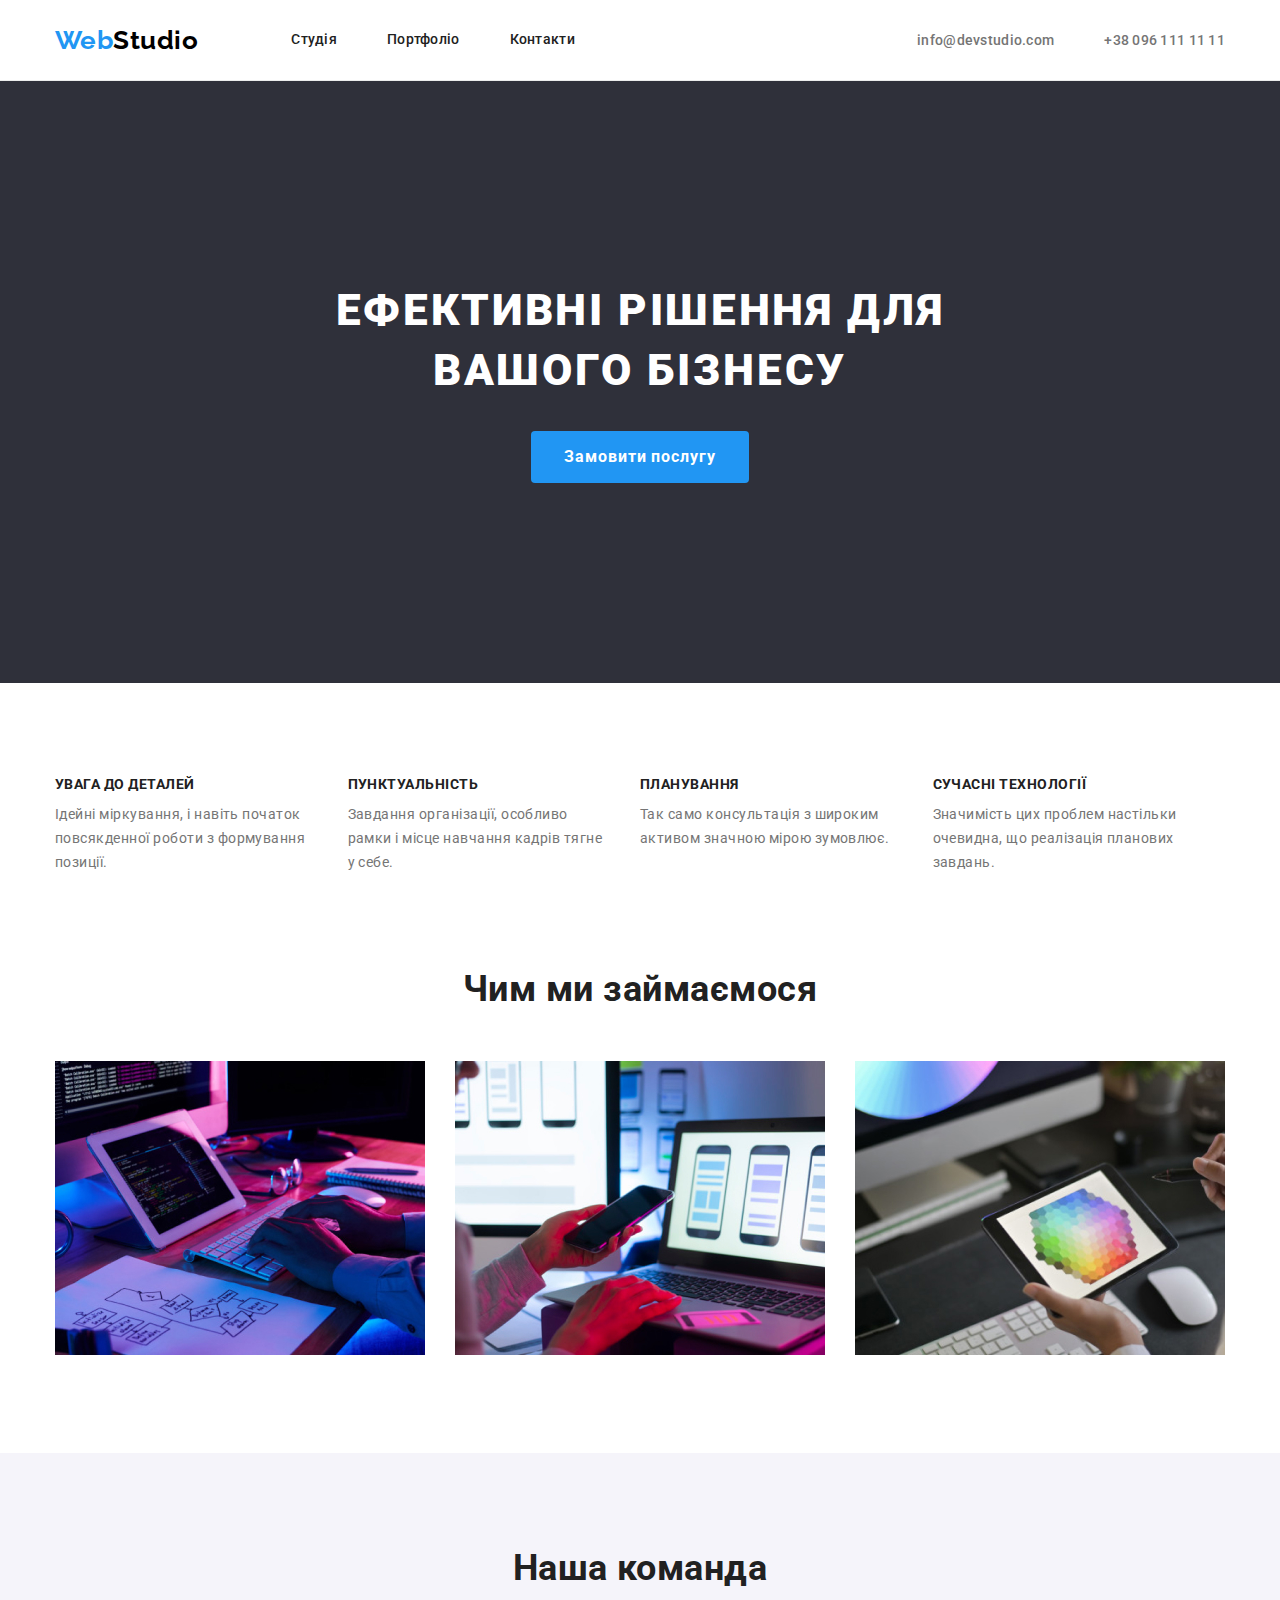
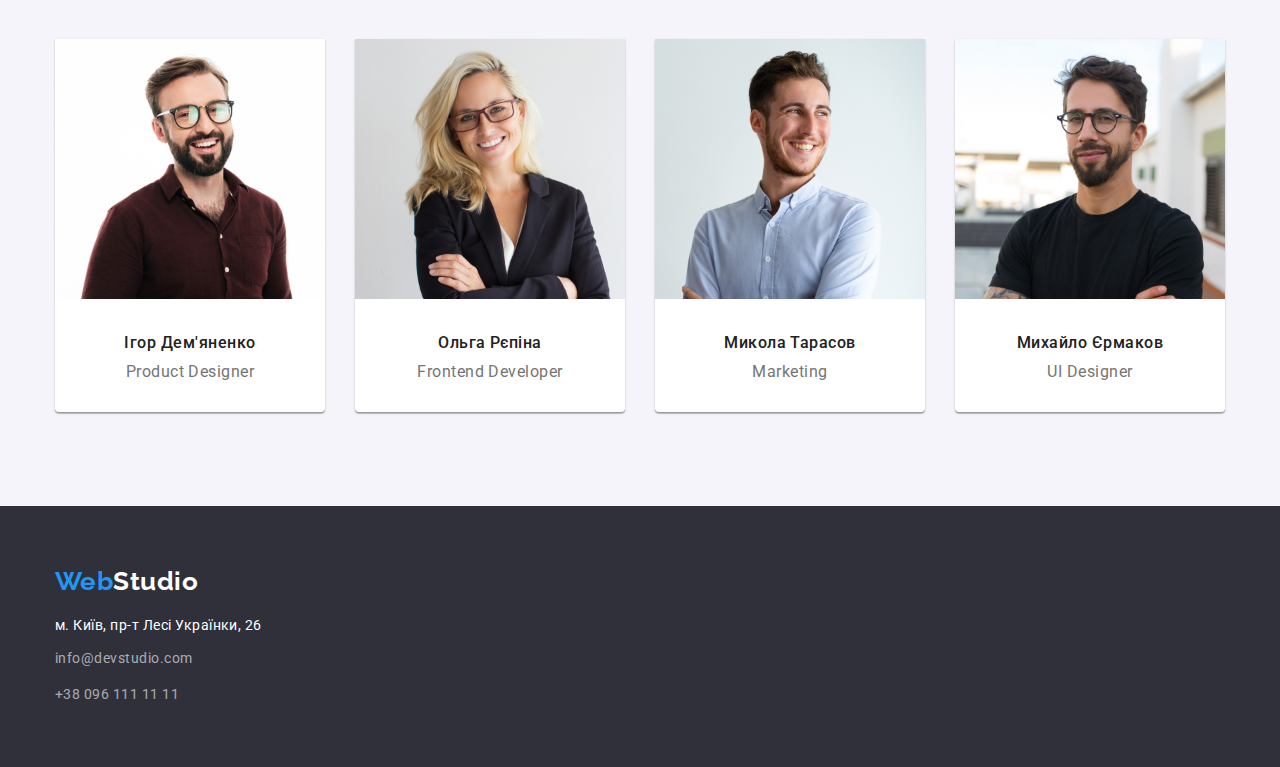
<file: index.html>
<!DOCTYPE html>
<html lang="en">
<head>
    <meta charset="UTF-8">
    <meta http-equiv="X-UA-Compatible" content="IE=edge">
    <meta name="viewport" content="width=device-width, initial-scale=1.0">
    <title>Studio</title>
    <link rel="preconnect" href="https://fonts.googleapis.com" />
    <link rel="preconnect" href="https://fonts.gstatic.com" crossorigin />
    <link href="https://fonts.googleapis.com/css2?family=Raleway:wght@700&family=Roboto:wght@400;500;700;900&display=swap"
        rel="stylesheet" />
    <link rel="stylesheet" href="https://cdnjs.cloudflare.com/ajax/libs/modern-normalize/1.1.0/modern-normalize.min.css" />
    <link rel="stylesheet" href="./css/styles.css" />
<body>
    <!--Шапка.-->
    <header class="header">
        <div class="container nav-flex">
            <nav class="header-nav">
                <a class="logo link" href="./index.html">Web<span class="logo-black">Studio</span></a>
                <ul class="header-nav-list list">
                    <li class="header-nav-item"><a class="header-nav-link link current" href="/index.html">Студія</a></li>
                    <li class="header-nav-item"><a class="header-nav-link link current" href="./portfolio.html">Портфоліо</a></li>
                    <li class="header-nav-item"><a class="header-nav-link link current" href="#">Контакти</a></li>
                </ul>
            </nav>
                <ul class="header-contact-list list">
                    <li class="header-contact-item"><a class="header-contact-link link" href="mailto:info@devstudio.com">info@devstudio.com</a></li>
                    <li class="header-contact-item"><a class="header-contact-link link" href="tel:+380961111111">+38 096 111 11 11</a></li>
                </ul>
        </div>
    </header>
        <!-- Основний контент -->
    <main>
        <!-- Ефект -->
        <section class="effect">
            <div class="container">
                <h1 class="effect-title">Ефективні рішення для вашого бізнесу</h1>
                <button class="effect-btn" type="button">Замовити послугу</button>
            </div>
        </section>
        <!-- Наші переваги -->
        <section class="features-section">
            <div class="container">
                <h2 class="" hidden>Наші переваги</h2>
                <ul class="features-list list">
                    <li class='features-item'>
                        <h3 class="features-title">УВАГА ДО ДЕТАЛЕЙ</h3>
                        <p class="features-text">Ідейні міркування, і навіть початок повсякденної роботи з формування позиції.</p>
                    </li>
                    <li class='features-item'>
                        <h3 class="features-title">ПУНКТУАЛЬНІСТЬ</h3>
                        <p class="features-text">Завдання організації, особливо рамки і місце навчання кадрів тягне у себе.</p>
                    </li>
                    <li class='features-item'>
                        <h3 class="features-title">ПЛАНУВАННЯ</h3>
                        <p class="features-text">Так само консультація з широким активом значною мірою зумовлює.</p>
                    </li>
                    <li class='features-item'>
                        <h3 class="features-title">СУЧАСНІ ТЕХНОЛОГІЇ</h3>
                        <p class="features-text">Значимість цих проблем настільки очевидна, що реалізація планових завдань.</p>
                    </li>
                </ul>
            </div>
        </section>
        <!-- Чим ми займаємось -->
        <section class="work-section">
            <div class="container">
                <h2 class="section-title">Чим ми займаємося</h2>
                <ul class="work-list list">
                    <li class="work-item">
                        <img src="images/1.jpg" alt="Людина кодить" width="370" height="294" />
                    </li>
                    <li class="work-item">
                        <img src="images/2.jpg" alt="Людина працює одночасно на телефоні і ноутбуці" width="370" height="294" />
                    </li>
                    <li class="work-item">
                        <img src="images/3.jpg" alt="Людина обирає колір на планшеті" width="370" height="294" />
                    </li>
                </ul>
            </div>    
        </section>
        <!-- Команда -->
        <section class="team-section">
            <div class="container">
                <h2 class="section-title">Наша команда</h2>
                <ul class="team-list list">
                    <li class="team-item">
                        <img src="images/4.jpg" alt="Ігор Дем'яненко" width="270" height="260" /> 
                        <div class="team-workers">    
                            <h3 class="team-worker">Ігор Дем'яненко</h3>
                            <p class="team-profession">Product Designer</p>
                        </div>
                    </li>        
                    <li class="team-item">
                        <img src="images/5.jpg" alt="Ольга Рєпіна" width="270" height="260" /> 
                        <div class="team-workers">
                            <h3 class="team-worker">Ольга Рєпіна</h3>
                            <p class="team-profession">Frontend Developer</p>
                        </div>
                    </li>
                    <li class="team-item">
                        <img src="images/6.jpg" alt="Микола Тарасов" width="270" height="260" /> 
                        <div class="team-workers">
                            <h3 class="team-worker">Микола Тарасов</h3>
                            <p class="team-profession">Marketing</p>
                        </div>
                    </li>
                    <li class="team-item">
                        <img src="images/7.jpg" alt="Михайло Єрмаков" width="270" height="260" /> 
                        <div class="team-workers">
                            <h3 class="team-worker">Михайло Єрмаков</h3>
                            <p class="team-profession">UI Designer</p>
                        </div>
                    </li>        
                </ul>
            </div>    
        </section>
    </main>
    <!-- Футер -->
    <footer class="footer">
        <div class="container">
            <a class="logo link" href="./index.html">
            Web<span class="logo-white">Studio</span></a>
            <!-- Список контактів -->
            <address class="footer-contact">
                <ul class="footer-contact-list list">
                    <li class="footer-contact-item"><a class="footer-contact-info adress link" href="https://goo.gl/maps/CdvJLRiEL6Q8Smko8" 
                            target="_blank" rel="noreferrer noopener">м. Київ, пр-т Лесі Українки, 26</a></li>
                    <li class="footer-contact-item"><a class="footer-contact-link link" href="mailto:info@devstudio.com">info@devstudio.com</a></li>
                    <li class="footer-contact-item"><a class="footer-contact-link link" href="tel:+380961111111">+38 096 111 11 11</a></li>
                </ul>
            </address>
        </div>    
    </footer>
</body>
</html>
</file>
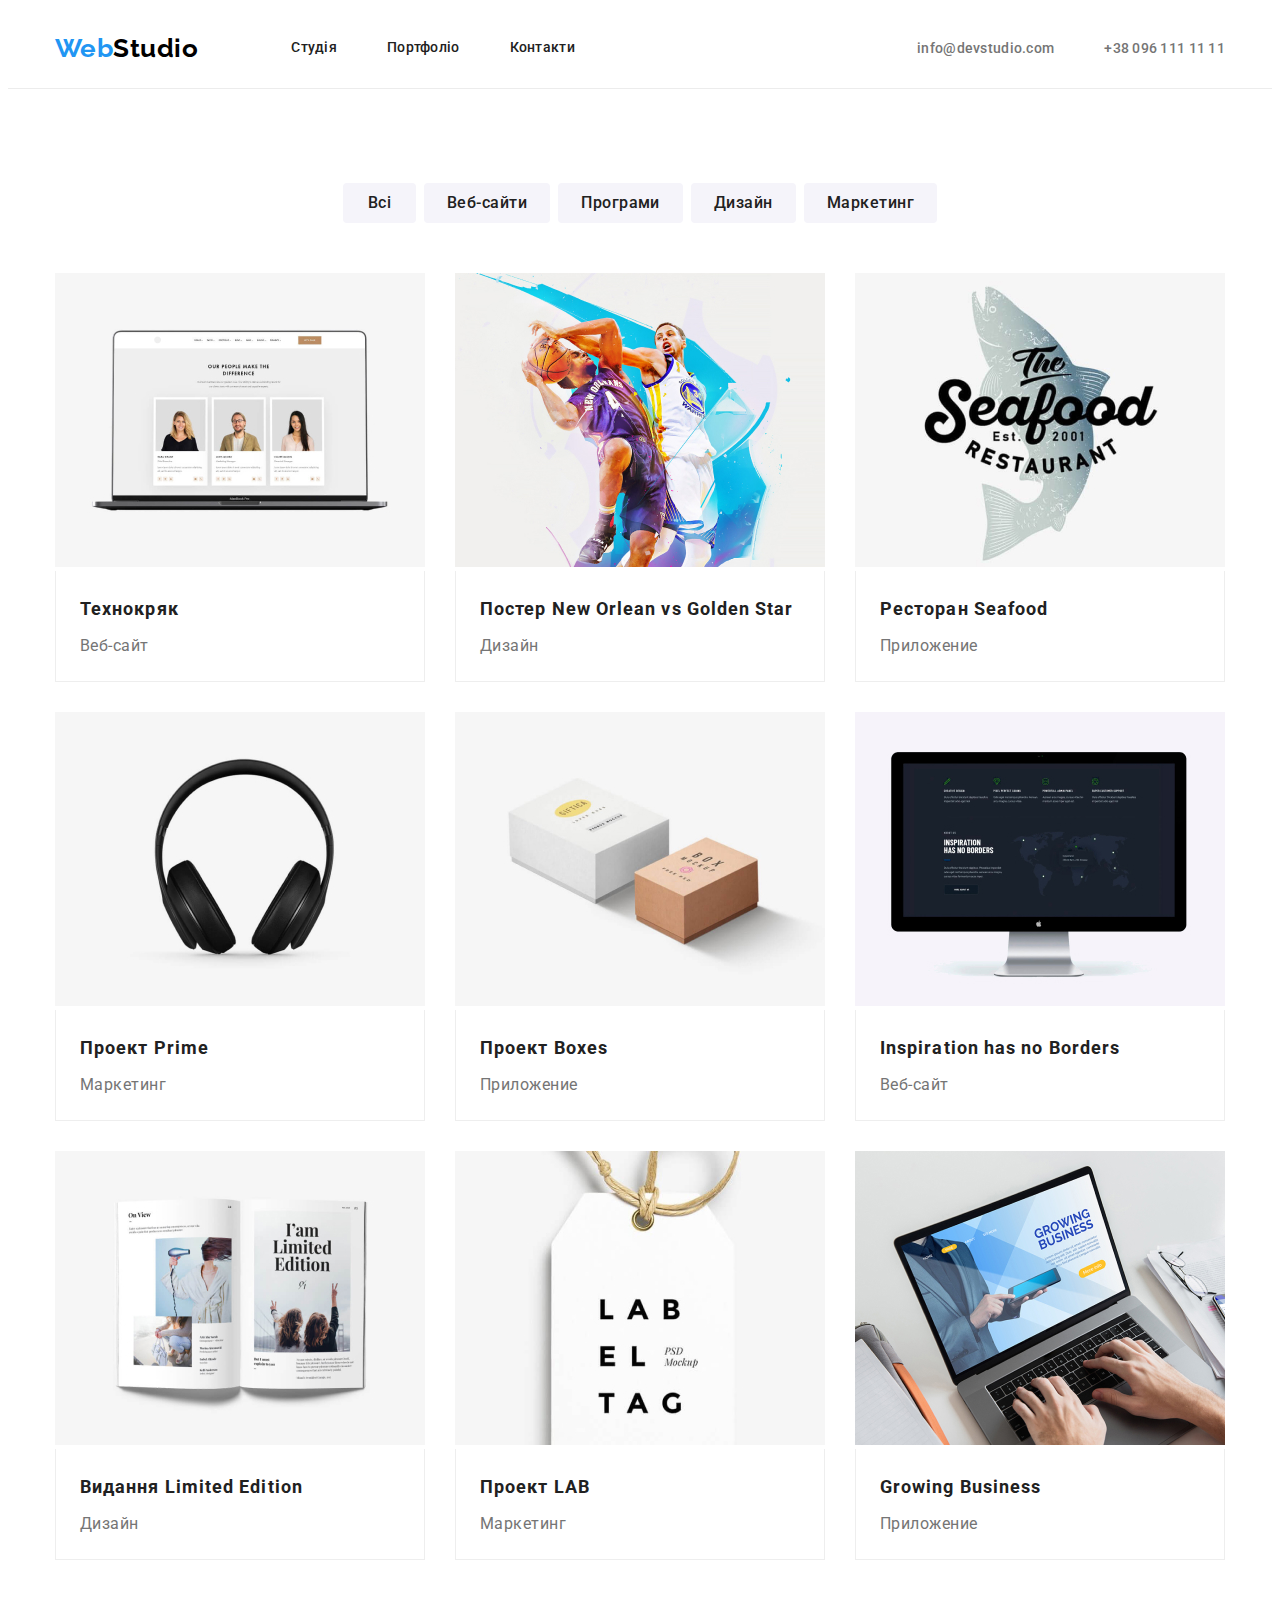
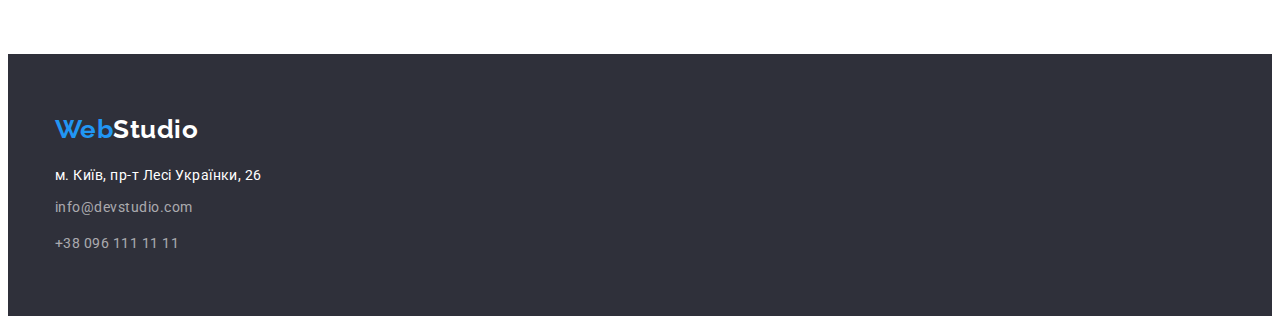
<file: portfolio.html>
<!DOCTYPE html>
<html lang="en">
<head>
    <meta charset="UTF-8">
    <meta http-equiv="X-UA-Compatible" content="IE=edge">
    <meta name="viewport" content="width=device-width, initial-scale=1.0">
    <title>Portfolio</title>
    <link rel="preconnect" href="https://fonts.googleapis.com" />
    <link rel="preconnect" href="https://fonts.gstatic.com" crossorigin />
    <link href="https://fonts.googleapis.com/css2?family=Raleway:wght@700&family=Roboto:wght@400;500;700;900&display=swap"
        rel="stylesheet" />
    <link rel="stylesheet" href="./css/styles.css" />
</head>
<body>
    <!--Шапка.-->
    <header class="header">
        <div class="container nav-flex">
            <nav class="header-nav">
                <a class="logo link" href="./index.html">Web<span class="logo-black">Studio</span></a>
                <ul class="header-nav-list list">
                    <li class="header-nav-item"><a class="header-nav-link link current" href="/index.html">Студія</a></li>
                    <li class="header-nav-item"><a class="header-nav-link link current"
                            href="./portfolio.html">Портфоліо</a></li>
                    <li class="header-nav-item"><a class="header-nav-link link current" href="#">Контакти</a></li>
                </ul>
            </nav>
            <ul class="header-contact-list list">
                <li class="header-contact-item"><a class="header-contact-link link"
                        href="mailto:info@devstudio.com">info@devstudio.com</a></li>
                <li class="header-contact-item"><a class="header-contact-link link" href="tel:+380961111111">+38 096 111 11
                        11</a></li>
            </ul>
        </div>
    </header>
    <!-- Основний контент -->
    <main>
        <section class="portfolio-section">
            <div class="container">
                <h1 hidden>Приклади робіт</h1>
                <ul class="portfolio-btn-list list">
                    <li class="portfolio-btn-item"><button class="portfolio-btn" type="button">Всі</button></li>
                    <li class="portfolio-btn-item"><button class="portfolio-btn" type="button">Веб-сайти</button></li>
                    <li class="portfolio-btn-item"><button class="portfolio-btn" type="button">Програми</button></li>
                    <li class="portfolio-btn-item"><button class="portfolio-btn" type="button">Дизайн</button></li>
                    <li class="portfolio-btn-item"><button class="portfolio-btn" type="button">Маркетинг</button></li>
                </ul>
                <ul class="portfolio-list list">
                    <li class="portfolio-item">
                        <img src="images/8.jpg" alt="Ноутбук із сайтом" width="370" height="294"/>
                        <div class="portfolio-border">
                            <h2 class="portfolio-list-title">Технокряк</h2>
                            <p class="portfolio-list-text">Веб-сайт</p>
                        </div>    
                    </li>
                    <li class="portfolio-item">
                        <img src="images/9.jpg" alt="Баскетболісти" width="370" height="294" />
                        <div class="portfolio-border">
                            <h2 class="portfolio-list-title">Постер New Orlean vs Golden Star</h2>
                            <p class="portfolio-list-text">Дизайн</p>
                        </div>    
                    </li>
                    <li class="portfolio-item">
                        <img src="images/10.jpg" alt="Постер New Orlean vs Golden Star" width="370" height="294" />
                        <div class="portfolio-border">
                            <h2 class="portfolio-list-title">Ресторан Seafood</h2>
                            <p class="portfolio-list-text">Приложение</p>
                        </div>    
                    </li>
                    <li class="portfolio-item">
                        <img src="images/11.jpg" alt="Навушники" width="370" height="294" />
                        <div class="portfolio-border">
                            <h2 class="portfolio-list-title">Проект Prime</h2>
                            <p class="portfolio-list-text">Маркетинг</p>
                        </div>    
                    </li>
                    <li class="portfolio-item">
                        <img src="images/12.jpg" alt="Дві коробки" width="370" height="294" />
                        <div class="portfolio-border">
                            <h2 class="portfolio-list-title">Проект Boxes</h2>
                            <p class="portfolio-list-text">Приложение</p>
                        </div>    
                    </li>
                    <li class="portfolio-item">
                        <img src="images/13.jpg" alt="Монітор із сайтом" width="370" height="294" />
                        <div class="portfolio-border">
                            <h2 class="portfolio-list-title">Inspiration has no Borders</h2>
                            <p class="portfolio-list-text">Веб-сайт</p>
                        </div>    
                    </li>
                    <li class="portfolio-item">
                        <img src="images/14.jpg" alt="Журнал" width="370" height="294" />
                        <div class="portfolio-border">
                            <h2 class="portfolio-list-title">Видання Limited Edition</h2>
                            <p class="portfolio-list-text">Дизайн</p>
                        </div>    
                    </li>
                    <li class="portfolio-item">
                        <img src="images/15.jpg" alt="LAB" width="370" height="294" />
                        <div class="portfolio-border">
                            <h2 class="portfolio-list-title">Проект LAB</h2>
                            <p class="portfolio-list-text">Маркетинг</p>
                        </div>    
                    </li>
                    <li class="portfolio-item">
                        <img src="images/16.jpg" alt="Людина працює на ноутбуці" width="370" height="294" />
                        <div class="portfolio-border">
                            <h2 class="portfolio-list-title">Growing Business</h2>
                            <p class="portfolio-list-text">Приложение</p>
                        </div>    
                    </li>
                </ul>   
            </div>         
        </section>
    </main>
    <!-- Футер -->
   <footer class="footer">
        <div class="container">
            <a class="logo link" href="./index.html">
            Web<span class="logo-white">Studio</span></a>
            <!-- Список контактів -->
            <address class="footer-contact">
                <ul class="footer-contact-list list">
                    <li class="footer-contact-item"><a class="footer-contact-info adress link" href="https://goo.gl/maps/CdvJLRiEL6Q8Smko8" 
                            target="_blank" rel="noreferrer noopener">м. Київ, пр-т Лесі Українки, 26</a></li>
                    <li class="footer-contact-item"><a class="footer-contact-link link" href="mailto:info@devstudio.com">info@devstudio.com</a></li>
                    <li class="footer-contact-item"><a class="footer-contact-link link" href="tel:+380961111111">+38 096 111 11 11</a></li>
                </ul>
            </address>
        </div>    
    </footer>
</body>
</html>
</file>
<file: css/styles.css>
:root {
    --primary-text-color: #212121;
    --secondary-text-color: #757575;
    --white-text-color: #ffffff;
    --accent-color: #2196f3;
    --black-logo-color: #000000;
    --white-background-color: #ffffff;
    --effect-background-color: #2f303a;
    --team-background-color: #f5f4fa;
}

body {
    font-family: "Roboto", sans-serif;
    letter-spacing: 0.03em;
    color: var(--primary-text-color);
}

/* Прибираємо крапочки в списках. */

.list {
    list-style: none;
}

/* Прибираємо підкреслення */

.link {
    text-decoration: none
}

/* скидаємо margin and padding */
h1,
h2,
h3,
h4,
h5,
h6,
p,
ul {
    margin: 0;
    padding: 0;
}

.container {
    width: 1200px;
    margin-left: auto;
    margin-right: auto;
    padding-left: 15px;
    padding-right: 15px;
    box-sizing: border-box;
    /* outline: 2px solid red; */
}

/* logo */

.logo {
    font-family: "Raleway", sans-serif;
    font-weight: 700;
    font-size: 26px;
    line-height: 1.19;
    color: var(--accent-color);
    align-items: center;
    text-align: center;
}

.section-title {
    font-weight: 700;
    font-size: 36px;
    line-height: 1.17;
    text-align: center;
    color: var(--primary-text-color);
}

.footer-contact-link {
        font-style: normal;
        font-size: 14px;
        line-height: 1.71;
    color: var(--footer-text-color);
}

/* Шапка */

.header {
    border-bottom: 1px solid #ececec;
}

.nav-flex {
    display: flex;
    align-items: center;
}

.header-nav {
    display: flex;
    align-items: center;
}

.header-nav-list {
    display: flex;
    margin-left: 93px;
}

.header-nav-item:not(:last-child) {
    margin-right: 50px;
}

.logo-black {
    color: var(--black-logo-color)
}

.header-nav-link {
    font-weight: 500;
    font-size: 14px;
    line-height: 1.14;
    letter-spacing: 0.02em;
    color: var(--primary-text-color);
    display: block;
    padding-top: 32px;
    padding-bottom: 32px;
}

.header-contact-list {
    display: flex;
    margin-left: auto;
}

.header-contact-item+.header-contact-item {
    margin-left: 50px;
}

.header-contact-link {
    font-weight: 500;
    font-size: 14px;
    line-height: 16px;
    letter-spacing: 0.02em;
    color: var(--secondary-text-color);
    padding-top: 32px;
    padding-bottom: 32px;
}

.header-nav-link:hover,
.header-nav-link:focus,
.header-contact-link:hover,
.header-contact-link:focus {
    color: var(--accent-color);
}


/* effect */

.effect {
    padding-top: 200px;
    padding-bottom: 200px;
    background-color: var(--effect-background-color);
    text-align: center;
}

.effect-title {
    margin-bottom: 30px;
    margin-left: auto;
    margin-right: auto;
    max-width: 696px;

    font-weight: 900;
    font-size: 44px;
    line-height: 1.36;
    text-align: center;
    letter-spacing: 0.06em;
    text-transform: uppercase;
    color: var(--white-text-color);
}

.effect-btn {
    display: inline-block;
    min-width: 200px;
    border-radius: 4px;
    border: 1px solid transparent;
    padding: 10px 32px;

    font-family: "Roboto", sans-serif;
    font-weight: 700;
    font-size: 16px;
    line-height: 1.88;
    align-items: center;
    text-align: center;
    letter-spacing: 0.06em;
    background-color: var(--accent-color);
    color: var(--white-text-color);
    cursor: pointer;
}

/* .effect-btn:hover,
.effect-btn:focus {
    background-color: var(--white-text-color);
    color: var(--accent-color);
}
*/

/* Наші переваги */

.features-section {
    padding-top: 94px;
    padding-bottom: 94px;
}

.features-list {
    display: flex;
}

.features-item {
    margin-right: 30px;
    width: 270px;
}

.features-title {
    margin-bottom: 10px;

    font-weight: 700;
    font-size: 14px;
    line-height: 1.14;
    text-transform: uppercase;
}

.features-text {
    font-size: 14px;
    line-height: 1.71;
    color: var(--secondary-text-color);
}

/* ------------Чим ми займаємось-------------- */
.work-section {
    padding-bottom: 94px;
}

.work-list {
    display: flex;
}

.work-item:not(:last-child) {
    margin-right: 30px;
}

.section-title {
    margin-bottom: 50px;
}

/* Команда */

.team-section {
    background-color: var(--team-background-color);

    padding-top: 94px;
    padding-bottom: 94px;
}

.team-list {
    display: flex;
}

.team-item {
    margin-right: 30px;

    background: #FFFFFF;
    box-shadow: 0px 1px 3px rgb(0 0 0 / 12%), 0px 1px 1px rgb(0 0 0 / 14%), 0px 2px 1px rgb(0 0 0 / 20%);
    border-radius: 0px 0px 4px 4px;
}

.team-workers {
    padding: 30px 0px;
}

.team-worker {
    font-weight: 500;
    font-size: 16px;
    line-height: 1.19;
    text-align: center;
}

.team-profession {
    font-size: 16px;
    line-height: 1.19;
    text-align: center;
    color: var(--secondary-text-color);
    margin-top: 10px;
}

/* Футер */

.footer {
    padding-top: 60px;
    padding-bottom: 60px;
    
    background-color: var(--effect-background-color);
}

.logo-white {
    color: var(--white-text-color);
}

.footer-contact-link {
    color: rgba(255, 255, 255, 0.6);
}

.footer-contact-info {
    color: var(--white-text-color);
    font-family: 'Roboto';
    font-style: normal;
    font-weight: 400;
    font-size: 14px;
    line-height: 16px;
}

.footer-contact-link:hover,
.footer-contact-link:focus {
    color: var(--accent-color);
}

.footer-contact-info:hover,
.footer-contact-info:focus {
    color: var(--accent-color);
}

.footer-contact {
    margin-top: 20px;
}

.footer-contact-item,
.footer-contact-item {
    margin-top: 12px;
} 


/* Портфоліо */

.portfolio-section {
    padding-top: 94px;
    padding-bottom: 94px;
}

.portfolio-btn-list {
    display: flex;
    justify-content: center;
    margin-bottom: 50px;
}

.portfolio-btn-item:not(:last-child) {
    margin-right: 8px;
}

.portfolio-btn {
    display: inline-block;
    min-width: 73px;
    border-radius: 4px;
    border: 1px solid transparent;
    padding: 6px 22px;

    font-family: "Roboto", sans-serif;
    font-weight: 500;
    font-size: 16px;
    line-height: 1.63;
    letter-spacing: 0.03em;
    background-color: var(--team-background-color);
    color: var(--primary-text-color);
    cursor: pointer;
}

.portfolio-btn:hover,
.portfolio-btn:focus {
    background-color: var(--accent-color);
    color: var(--white-text-color);
}

.portfolio-list {
    display: flex;
    flex-wrap: wrap;
    margin: -15px;
}

.portfolio-item {
    margin: 15px;
}

.portfolio-border {
    border: 1px solid #eeeeee;
    border-top: transparent;
    padding: 20px 24px;
}

.portfolio-list-title {
    font-weight: 700;
    font-size: 18px;
    line-height: 2;
    letter-spacing: 0.06em;
}

.portfolio-list-text {
    margin-top: 4px;

    font-size: 16px;
    line-height: 1.87;
    color: var(--secondary-text-color);
}
</file>
